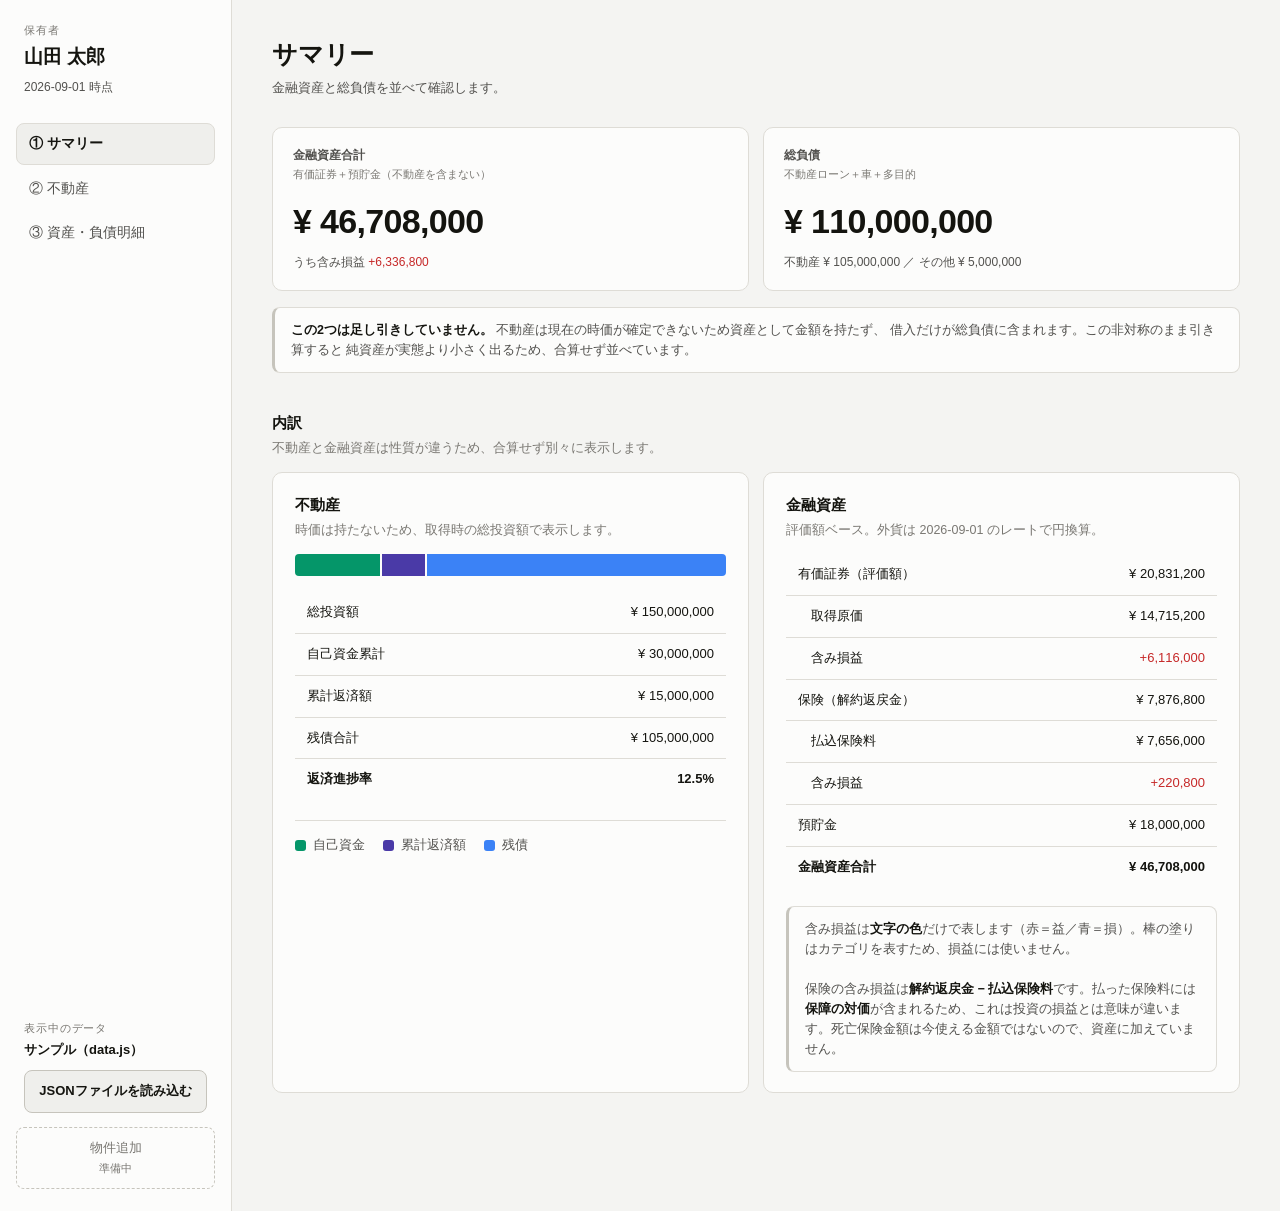
<file: mock/index.html>
<!DOCTYPE html>
<html lang="ja">
<head>
<meta charset="utf-8">
<meta name="viewport" content="width=device-width, initial-scale=1">
<title>① サマリー — 資産可視化ダッシュボード</title>
<link rel="stylesheet" href="styles.css">
</head>
<body>
<aside class="sidebar" id="sidebar"></aside>
<main>
  <h1>サマリー</h1>
  <p class="page-sub">金融資産と総負債を並べて確認します。</p>

  <section>
    <div class="kpi-row" id="headline"></div>
    <div class="callout">
      <b>この2つは足し引きしていません。</b>
      不動産は現在の時価が確定できないため資産として金額を持たず、
      借入だけが総負債に含まれます。この非対称のまま引き算すると
      純資産が実態より小さく出るため、合算せず並べています。
    </div>
  </section>

  <section>
    <h2>内訳</h2>
    <p class="sec-note">不動産と金融資産は性質が違うため、合算せず別々に表示します。</p>
    <div class="kpi-row" style="grid-template-columns:repeat(auto-fit,minmax(330px,1fr))">
      <div class="card" id="block-re"></div>
      <div class="card" id="block-fin"></div>
    </div>
  </section>
</main>

<script src="data.js"></script>
<script src="app.js"></script>
<script>
(function () {
  const A = window.APP, D = A.D;
  document.getElementById("sidebar").innerHTML = A.sidebar("index.html");

  document.getElementById("headline").innerHTML =
    '<div class="kpi lg">' +
      '<div class="kpi-label">金融資産合計</div>' +
      '<div class="kpi-scope">有価証券＋預貯金（不動産を含まない）</div>' +
      '<div class="kpi-value num">' + A.yen(A.FINANCIAL_ASSETS) + '</div>' +
      '<div class="kpi-sub">うち含み損益 ' + A.plHTML(A.FIN_PL) + '</div>' +
    '</div>' +
    '<div class="kpi lg">' +
      '<div class="kpi-label">総負債</div>' +
      '<div class="kpi-scope">不動産ローン＋車＋多目的</div>' +
      '<div class="kpi-value num">' + A.yen(A.TOTAL_DEBT) + '</div>' +
      '<div class="kpi-sub">不動産 ' + A.yen(A.RE.balance) +
        ' ／ その他 ' + A.yen(A.OTHER_DEBT) + '</div>' +
    '</div>';

  /* 不動産ブロック */
  document.getElementById("block-re").innerHTML =
    '<h2>不動産</h2>' +
    '<p class="sec-note">時価は持たないため、取得時の総投資額で表示します。</p>' +
    A.stackedBar([
      { cls: "seg-equity", value: A.RE.ownFunds,         label: "自己資金" },
      { cls: "seg-repaid", value: A.RE.cumulativeRepaid, label: "累計返済額" },
      { cls: "seg-debt",   value: A.RE.balance,          label: "残債" }
    ]) +
    '<table style="margin-top:16px">' +
      '<tr><td>総投資額</td><td class="n num">' + A.yen(A.RE.totalInvestment) + '</td></tr>' +
      '<tr><td>自己資金累計</td><td class="n num">' + A.yen(A.RE.ownFunds) + '</td></tr>' +
      '<tr><td>累計返済額</td><td class="n num">' + A.yen(A.RE.cumulativeRepaid) + '</td></tr>' +
      '<tr><td>残債合計</td><td class="n num">' + A.yen(A.RE.balance) + '</td></tr>' +
      '<tr class="total-row"><td>返済進捗率</td><td class="n num">' +
        A.pct(A.RE.cumulativeRepaid, A.RE.principal) + '</td></tr>' +
    '</table>' +
    '<div class="legend">' +
      '<span><i class="swatch" style="background:var(--cat-equity)"></i>自己資金</span>' +
      '<span><i class="swatch" style="background:var(--cat-repaid)"></i>累計返済額</span>' +
      '<span><i class="swatch" style="background:var(--cat-debt)"></i>残債</span>' +
    '</div>';

  /* 金融資産ブロック */
  document.getElementById("block-fin").innerHTML =
    '<h2>金融資産</h2>' +
    '<p class="sec-note">評価額ベース。外貨は ' + A.D.asOf + ' のレートで円換算。</p>' +
    '<table>' +
      '<tr><td>有価証券（評価額）</td><td class="n num">' + A.yen(A.SEC_VALUE) + '</td></tr>' +
      '<tr><td>　取得原価</td><td class="n num">' + A.yen(A.SEC_COST) + '</td></tr>' +
      '<tr><td>　含み損益</td><td class="n">' + A.plHTML(A.SEC_PL) + '</td></tr>' +
      (A.INS.length
        ? '<tr><td>保険（解約返戻金）</td><td class="n num">' + A.yen(A.INS_VALUE) + '</td></tr>' +
          '<tr><td>　払込保険料</td><td class="n num">' + A.yen(A.INS_COST) + '</td></tr>' +
          '<tr><td>　含み損益</td><td class="n">' + A.plHTML(A.INS_PL) + '</td></tr>'
        : '') +
      '<tr><td>預貯金</td><td class="n num">' + A.yen(A.DEPOSITS) + '</td></tr>' +
      '<tr class="total-row"><td>金融資産合計</td><td class="n num">' +
        A.yen(A.FINANCIAL_ASSETS) + '</td></tr>' +
    '</table>' +
    '<div class="callout" style="margin-top:18px">' +
      '含み損益は<b>文字の色</b>だけで表します（赤＝益／青＝損）。' +
      '棒の塗りはカテゴリを表すため、損益には使いません。' +
      (A.INS.length
        ? '<br><br>保険の含み損益は<b>解約返戻金 − 払込保険料</b>です。' +
          '払った保険料には<b>保障の対価</b>が含まれるため、' +
          'これは投資の損益とは意味が違います。' +
          '死亡保険金額は今使える金額ではないので、資産に加えていません。'
        : '') +
    '</div>';

  A.initTooltip();
})();
</script>
</body>
</html>
</file>
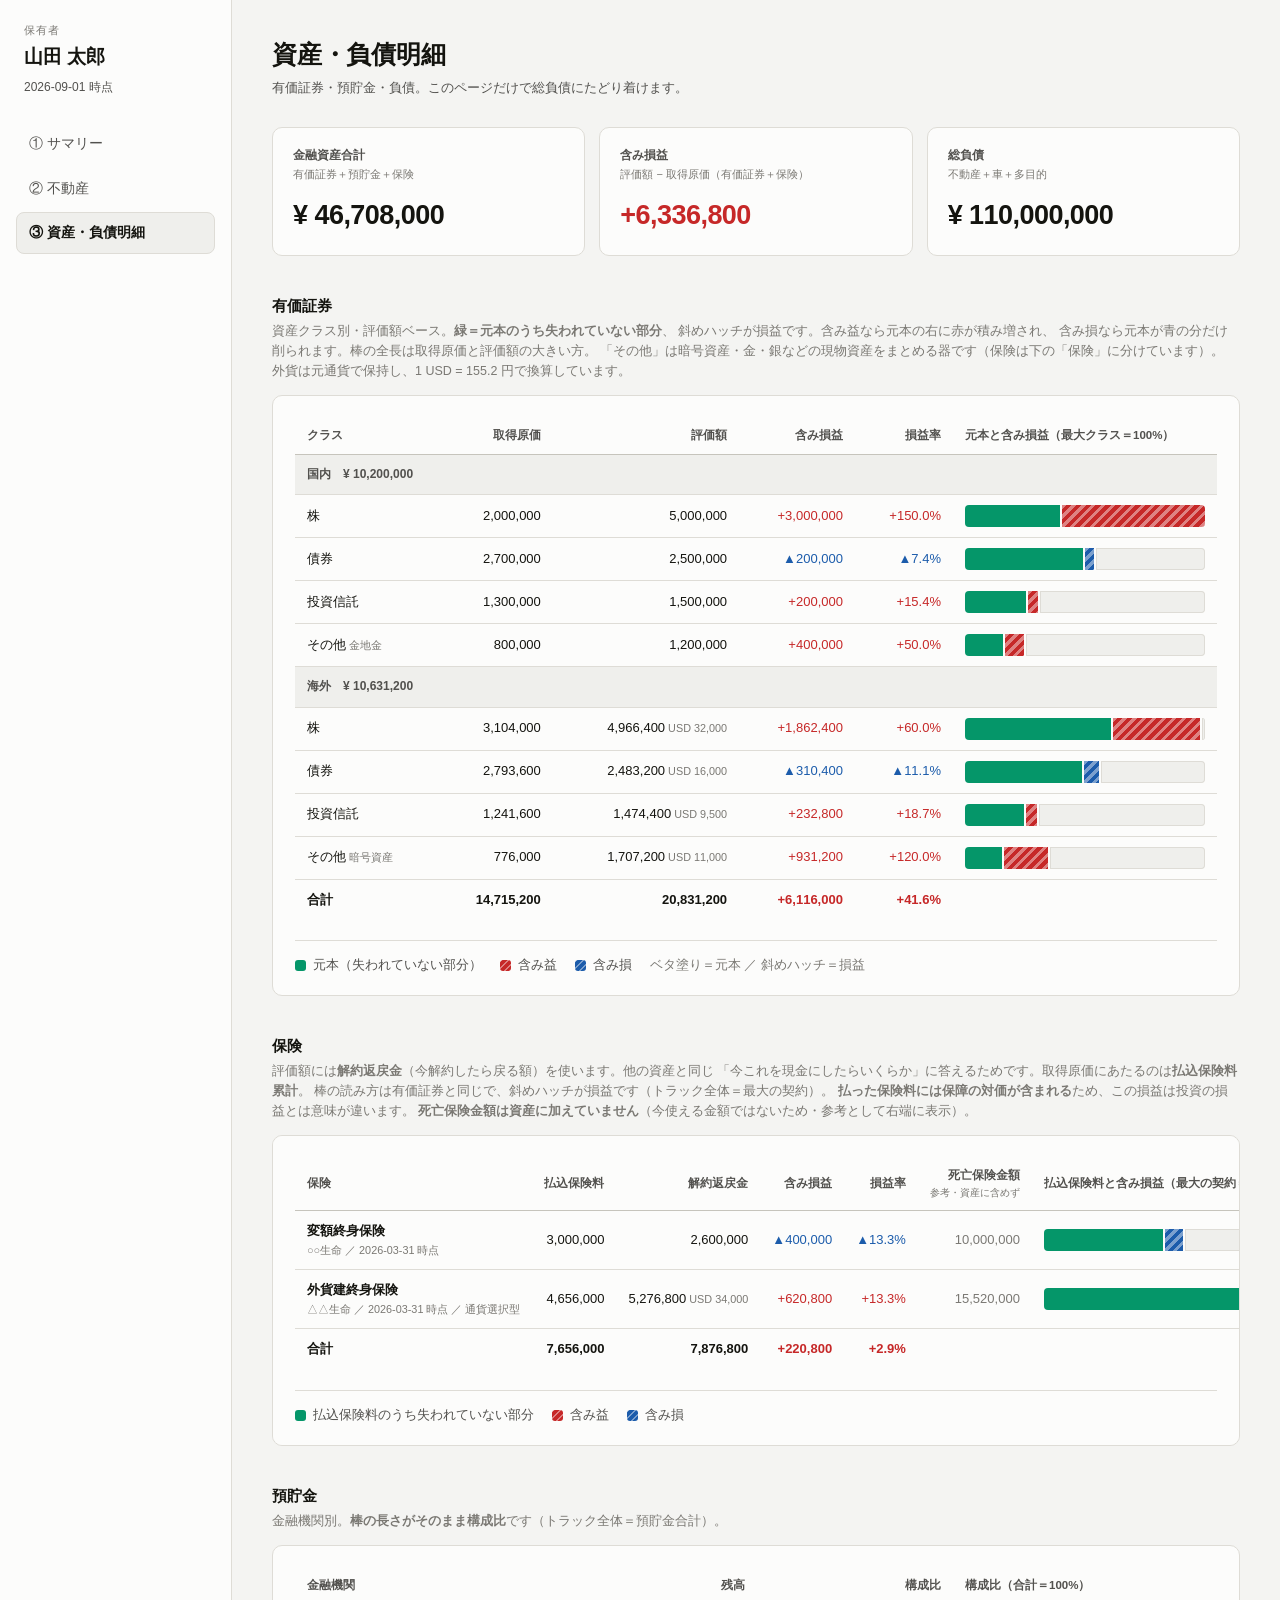
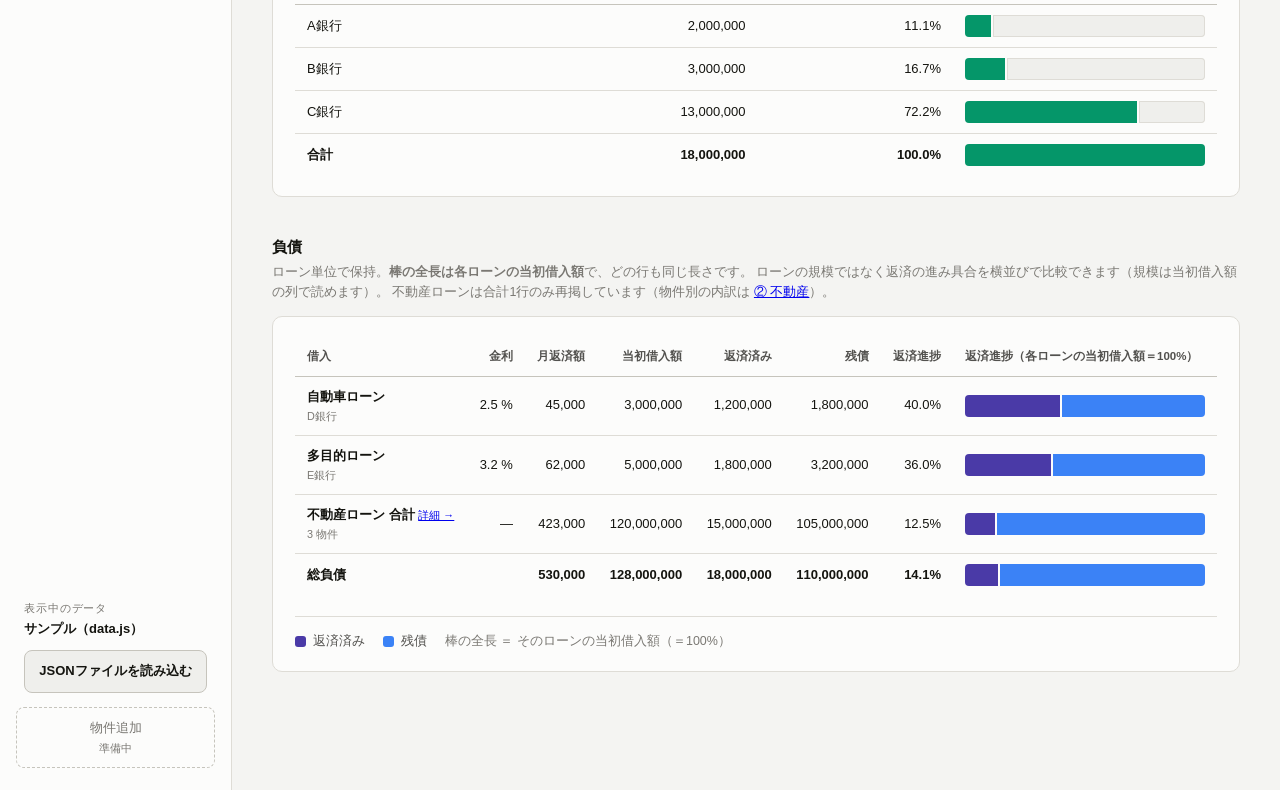
<file: mock/accounts.html>
<!DOCTYPE html>
<html lang="ja">
<head>
<meta charset="utf-8">
<meta name="viewport" content="width=device-width, initial-scale=1">
<title>③ 資産・負債明細 — 資産可視化ダッシュボード</title>
<link rel="stylesheet" href="styles.css">
</head>
<body>
<aside class="sidebar" id="sidebar"></aside>
<main>
  <h1>資産・負債明細</h1>
  <p class="page-sub">有価証券・預貯金・負債。このページだけで総負債にたどり着けます。</p>

  <section>
    <div class="kpi-row" id="kpis"></div>
  </section>

  <section>
    <h2>有価証券</h2>
    <p class="sec-note">
      資産クラス別・評価額ベース。<b>緑＝元本のうち失われていない部分</b>、
      斜めハッチが損益です。含み益なら元本の右に赤が積み増され、
      含み損なら元本が青の分だけ削られます。棒の全長は取得原価と評価額の大きい方。
      「その他」は暗号資産・金・銀などの現物資産をまとめる器です（保険は下の「保険」に分けています）。
      外貨は元通貨で保持し、1&nbsp;USD&nbsp;=&nbsp;<span id="rate" class="num"></span>&nbsp;円で換算しています。
    </p>
    <div class="card table-wrap">
      <table id="sec"></table>
      <div class="legend">
        <span><i class="swatch" style="background:var(--cat-equity)"></i>元本（失われていない部分）</span>
        <span><i class="swatch swatch-gain"></i>含み益</span>
        <span><i class="swatch swatch-loss"></i>含み損</span>
        <span style="color:var(--text-muted)">ベタ塗り＝元本 ／ 斜めハッチ＝損益</span>
      </div>
    </div>
  </section>

  <section id="sec-insurance" hidden>
    <h2>保険</h2>
    <p class="sec-note">
      評価額には<b>解約返戻金</b>（今解約したら戻る額）を使います。他の資産と同じ
      「今これを現金にしたらいくらか」に答えるためです。取得原価にあたるのは<b>払込保険料累計</b>。
      棒の読み方は有価証券と同じで、斜めハッチが損益です（トラック全体＝最大の契約）。
      <b>払った保険料には保障の対価が含まれる</b>ため、この損益は投資の損益とは意味が違います。
      <b>死亡保険金額は資産に加えていません</b>（今使える金額ではないため・参考として右端に表示）。
    </p>
    <div class="card table-wrap">
      <table id="ins"></table>
      <div class="legend">
        <span><i class="swatch" style="background:var(--cat-equity)"></i>払込保険料のうち失われていない部分</span>
        <span><i class="swatch swatch-gain"></i>含み益</span>
        <span><i class="swatch swatch-loss"></i>含み損</span>
      </div>
    </div>
  </section>

  <section>
    <h2>預貯金</h2>
    <p class="sec-note">
      金融機関別。<b>棒の長さがそのまま構成比</b>です（トラック全体＝預貯金合計）。
    </p>
    <div class="card table-wrap">
      <table id="dep"></table>
    </div>
  </section>

  <section>
    <h2>負債</h2>
    <p class="sec-note">
      ローン単位で保持。<b>棒の全長は各ローンの当初借入額</b>で、どの行も同じ長さです。
      ローンの規模ではなく返済の進み具合を横並びで比較できます（規模は当初借入額の列で読めます）。
      不動産ローンは合計1行のみ再掲しています（物件別の内訳は
      <a href="realestate.html">② 不動産</a>）。
    </p>
    <div class="card table-wrap">
      <table id="debt"></table>
      <div class="legend">
        <span><i class="swatch" style="background:var(--cat-repaid)"></i>返済済み</span>
        <span><i class="swatch" style="background:var(--cat-debt)"></i>残債</span>
        <span style="color:var(--text-muted)">棒の全長 ＝ そのローンの当初借入額（＝100%）</span>
      </div>
    </div>
  </section>
</main>

<script src="data.js"></script>
<script src="app.js"></script>
<script>
(function () {
  const A = window.APP, D = A.D;
  document.getElementById("sidebar").innerHTML = A.sidebar("accounts.html");
  document.getElementById("rate").textContent = D.rates.USD;

  document.getElementById("kpis").innerHTML =
    '<div class="kpi"><div class="kpi-label">金融資産合計</div>' +
      '<div class="kpi-scope">有価証券＋預貯金' + (A.INS.length ? '＋保険' : '') + '</div>' +
      '<div class="kpi-value num">' + A.yen(A.FINANCIAL_ASSETS) + '</div></div>' +
    '<div class="kpi"><div class="kpi-label">含み損益</div>' +
      '<div class="kpi-scope">評価額 − 取得原価' + (A.INS.length ? '（有価証券＋保険）' : '') + '</div>' +
      '<div class="kpi-value">' + A.plHTML(A.FIN_PL) + '</div></div>' +
    '<div class="kpi"><div class="kpi-label">総負債</div>' +
      '<div class="kpi-scope">不動産＋車＋多目的</div>' +
      '<div class="kpi-value num">' + A.yen(A.TOTAL_DEBT) + '</div></div>';

  /* ================= 有価証券 =================
     国内・海外とも 株 / 債券 / 投資信託 / その他 の4行を常に表示する。
     棒は「最大クラス」を基準にスケールし、クラス間の大小を比較できるようにする。 */
  const CLASSES = ["株", "債券", "投資信託", "その他"];
  const REGION  = { domestic: "国内", overseas: "海外" };
  const find = (r, c) => A.SEC.find(s => s.region === r && s.assetClass === c);
  const secMax = Math.max.apply(null, A.SEC.map(s => Math.max(s.valueJPY, s.costJPY)));

  let secBody = "";
  Object.keys(REGION).forEach(region => {
    const rows = A.SEC.filter(s => s.region === region);
    secBody += '<tr class="group-row"><td colspan="6">' + REGION[region] +
               '　<span class="num">' + A.yen(A.sum(rows, s => s.valueJPY)) + '</span></td></tr>';
    secBody += CLASSES.map(cls => {
      const s = find(region, cls);
      const name = cls + (s && s.note ? '<small style="color:var(--text-muted)"> ' + s.note + '</small>' : "");
      if (!s) {
        return '<tr><td>' + name + '</td>' +
          '<td class="n">—</td><td class="n">—</td><td class="n">—</td><td class="n">—</td>' +
          '<td>' + A.plBar(0, 0, secMax, "") + '</td></tr>';
      }
      const native = s.currency === "JPY" ? "" :
        '<small style="color:var(--text-muted)"> ' + s.currency + " " + A.plain(s.marketValue) + "</small>";
      return '<tr>' +
        '<td>' + name + '</td>' +
        '<td class="n num">' + A.plain(s.costJPY) + '</td>' +
        '<td class="n num">' + A.plain(s.valueJPY) + native + '</td>' +
        '<td class="n">' + A.plHTML(s.plJPY) + '</td>' +
        '<td class="n">' + A.plPctHTML(s.plJPY, s.costJPY) + '</td>' +
        '<td>' + A.plBar(s.costJPY, s.valueJPY, secMax,
            REGION[region] + " " + cls) + '</td>' +
      '</tr>';
    }).join("");
  });
  document.getElementById("sec").innerHTML =
    '<thead><tr><th>クラス</th><th class="n">取得原価</th><th class="n">評価額</th>' +
    '<th class="n">含み損益</th><th class="n">損益率</th>' +
    '<th class="bar-col">元本と含み損益（最大クラス＝100%）</th></tr></thead>' +
    '<tbody>' + secBody +
    '<tr class="total-row"><td>合計</td>' +
      '<td class="n num">' + A.plain(A.SEC_COST) + '</td>' +
      '<td class="n num">' + A.plain(A.SEC_VALUE) + '</td>' +
      '<td class="n">' + A.plHTML(A.SEC_PL) + '</td>' +
      '<td class="n">' + A.plPctHTML(A.SEC_PL, A.SEC_COST) + '</td>' +
      '<td></td></tr></tbody>';

  /* ================= 保険 =================
     棒は有価証券と同じ plBar（ベタ塗り＝元本 / 斜めハッチ＝損益）。
     契約が無いときはセクションごと隠す。 */
  if (A.INS.length) {
    document.getElementById("sec-insurance").hidden = false;
    const insMax = Math.max.apply(null, A.INS.map(x => Math.max(x.valueJPY, x.costJPY)));
    const hasDeath = A.INS.some(x => x.deathBenefit);
    document.getElementById("ins").innerHTML =
      '<thead><tr><th>保険</th><th class="n">払込保険料</th><th class="n">解約返戻金</th>' +
      '<th class="n">含み損益</th><th class="n">損益率</th>' +
      (hasDeath ? '<th class="n">死亡保険金額<small style="display:block;font-weight:400;color:var(--text-muted)">参考・資産に含めず</small></th>' : '') +
      '<th class="bar-col">払込保険料と含み損益（最大の契約＝100%）</th></tr></thead><tbody>' +
      A.INS.map(x => {
        const sub = [x.insurer, x.valuedAt ? x.valuedAt + " 時点" : null, x.note]
          .filter(Boolean).join(" ／ ");
        const native = x.currency === "JPY" ? "" :
          '<small style="color:var(--text-muted)"> ' + x.currency + " " + A.plain(x.surrenderValue) + "</small>";
        return '<tr><td><b>' + x.name + '</b>' +
          (sub ? '<small style="display:block;font-weight:400;color:var(--text-muted)">' + sub + '</small>' : "") +
          '</td>' +
          '<td class="n num">' + A.plain(x.costJPY) + '</td>' +
          '<td class="n num">' + A.plain(x.valueJPY) + native + '</td>' +
          '<td class="n">' + A.plHTML(x.plJPY) + '</td>' +
          '<td class="n">' + A.plPctHTML(x.plJPY, x.costJPY) + '</td>' +
          (hasDeath ? '<td class="n num" style="color:var(--text-muted)">' +
            (x.deathBenefit ? A.plain(x.deathBenefit * (A.D.rates[x.currency] || 1)) : "—") + '</td>' : '') +
          '<td>' + A.plBar(x.costJPY, x.valueJPY, insMax, x.name) + '</td></tr>';
      }).join("") +
      '<tr class="total-row"><td>合計</td>' +
        '<td class="n num">' + A.plain(A.INS_COST) + '</td>' +
        '<td class="n num">' + A.plain(A.INS_VALUE) + '</td>' +
        '<td class="n">' + A.plHTML(A.INS_PL) + '</td>' +
        '<td class="n">' + A.plPctHTML(A.INS_PL, A.INS_COST) + '</td>' +
        (hasDeath ? '<td></td>' : '') +
        '<td></td></tr></tbody>';
  }

  /* ================= 預貯金 =================
     棒は「預貯金合計」を基準にする。棒の長さと構成比の分母を一致させ、
     同じ行の中に分母が2つある状態を解消する。 */
  document.getElementById("dep").innerHTML =
    '<thead><tr><th>金融機関</th><th class="n">残高</th><th class="n">構成比</th>' +
    '<th class="bar-col">構成比（合計＝100%）</th></tr></thead><tbody>' +
    D.deposits.map(d =>
      '<tr><td>' + d.bank + '</td>' +
      '<td class="n num">' + A.plain(d.amount) + '</td>' +
      '<td class="n num">' + A.pct(d.amount, A.DEPOSITS) + '</td>' +
      '<td>' + A.valueBar(d.amount, A.DEPOSITS,
          d.bank + "<br><b>" + A.yen(d.amount) + "</b><br>全体の " +
          A.pct(d.amount, A.DEPOSITS)) + '</td></tr>'
    ).join("") +
    '<tr class="total-row"><td>合計</td><td class="n num">' + A.plain(A.DEPOSITS) +
      '</td><td class="n num">100.0%</td>' +
      '<td>' + A.valueBar(A.DEPOSITS, A.DEPOSITS, "預貯金合計<br><b>" +
          A.yen(A.DEPOSITS) + "</b>") + '</td></tr></tbody>';

  /* ================= 負債 =================
     棒の全長 = 当初借入額。その内訳が 返済済み / 残債。
     最大ローンを基準にスケールし、ローン間の規模差が見えるようにする。 */
  const debtRows = D.otherLoans.map(l => ({
    name: l.name, lender: l.lender, rate: l.rate.toFixed(1) + " %",
    monthly: l.monthlyRepayment, principal: l.principal,
    repaid: l.principal - l.balance, balance: l.balance, link: null
  }));
  debtRows.push({
    name: "不動産ローン 合計", lender: D.realEstate.length + " 物件", rate: "—",
    monthly: A.sum(D.realEstate, p => p.loan.monthlyRepayment),
    principal: A.RE.principal, repaid: A.RE.cumulativeRepaid, balance: A.RE.balance,
    link: "realestate.html"
  });
  document.getElementById("debt").innerHTML =
    '<thead><tr><th>借入</th><th class="n">金利</th><th class="n">月返済額</th>' +
    '<th class="n">当初借入額</th><th class="n">返済済み</th><th class="n">残債</th>' +
    '<th class="n">返済進捗</th>' +
    '<th class="bar-col">返済進捗（各ローンの当初借入額＝100%）</th></tr></thead><tbody>' +
    debtRows.map(r =>
      '<tr><td><b>' + r.name + '</b>' +
        (r.link ? ' <a href="' + r.link + '" style="font-size:11px">詳細 →</a>' : "") +
        '<small style="display:block;font-weight:400;color:var(--text-muted)">' + r.lender + '</small></td>' +
      '<td class="n num">' + r.rate + '</td>' +
      '<td class="n num">' + A.plain(r.monthly) + '</td>' +
      '<td class="n num">' + A.plain(r.principal) + '</td>' +
      '<td class="n num">' + A.plain(r.repaid) + '</td>' +
      '<td class="n num">' + A.plain(r.balance) + '</td>' +
      '<td class="n num">' + A.pct(r.repaid, r.principal) + '</td>' +
      '<td>' + A.stackedBar([
        { cls: "seg-repaid", value: r.repaid,  label: r.name + " 返済済み" },
        { cls: "seg-debt",   value: r.balance, label: r.name + " 残債" }
      ], r.principal) + '</td></tr>'
    ).join("") +
    '<tr class="total-row"><td>総負債</td><td></td>' +
      '<td class="n num">' + A.plain(A.sum(debtRows, r => r.monthly)) + '</td>' +
      '<td class="n num">' + A.plain(A.sum(debtRows, r => r.principal)) + '</td>' +
      '<td class="n num">' + A.plain(A.sum(debtRows, r => r.repaid)) + '</td>' +
      '<td class="n num">' + A.plain(A.TOTAL_DEBT) + '</td>' +
      '<td class="n num">' + A.pct(A.sum(debtRows, r => r.repaid), A.sum(debtRows, r => r.principal)) + '</td>' +
      '<td>' + A.stackedBar([
        { cls: "seg-repaid", value: A.sum(debtRows, r => r.repaid),  label: "全ローン 返済済み" },
        { cls: "seg-debt",   value: A.TOTAL_DEBT,                    label: "全ローン 残債" }
      ], A.sum(debtRows, r => r.principal)) + '</td></tr></tbody>';

  A.initTooltip();
})();
</script>
</body>
</html>
</file>
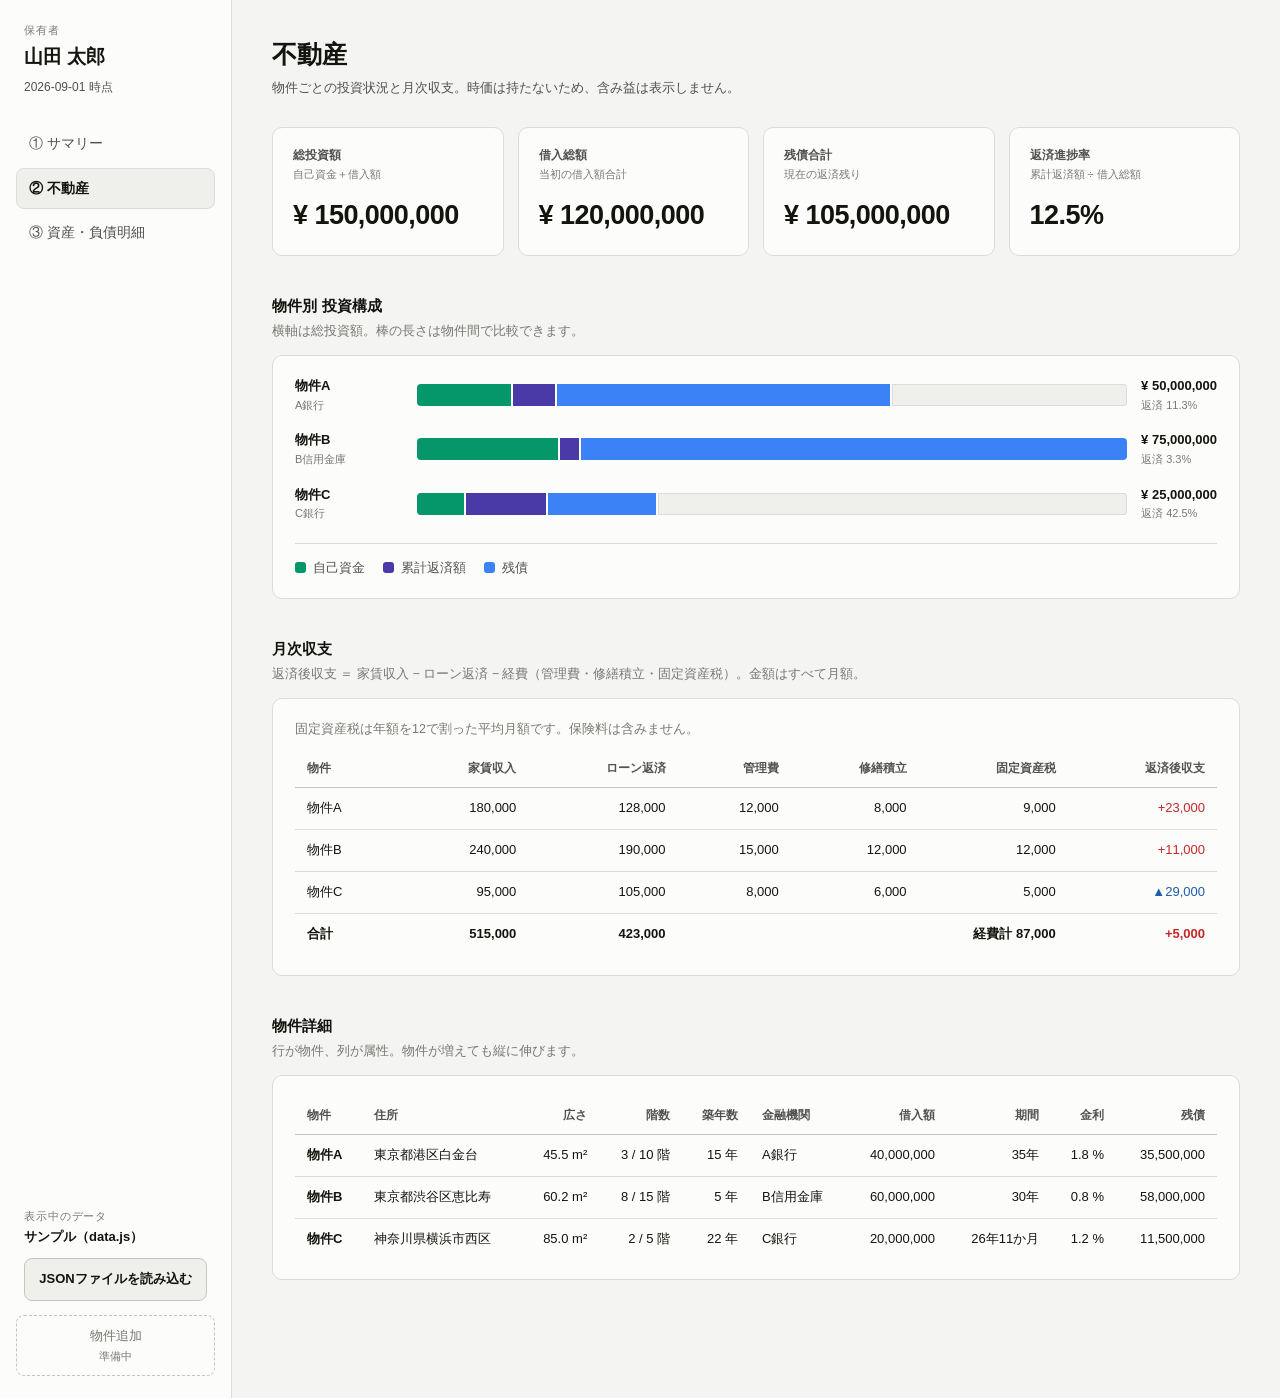
<file: mock/realestate.html>
<!DOCTYPE html>
<html lang="ja">
<head>
<meta charset="utf-8">
<meta name="viewport" content="width=device-width, initial-scale=1">
<title>② 不動産 — 資産可視化ダッシュボード</title>
<link rel="stylesheet" href="styles.css">
</head>
<body>
<aside class="sidebar" id="sidebar"></aside>
<main>
  <h1>不動産</h1>
  <p class="page-sub">物件ごとの投資状況と月次収支。時価は持たないため、含み益は表示しません。</p>

  <section>
    <div class="kpi-row" id="kpis"></div>
  </section>

  <section>
    <h2>物件別 投資構成</h2>
    <p class="sec-note">横軸は総投資額。棒の長さは物件間で比較できます。</p>
    <div class="card">
      <div class="bars" id="bars"></div>
      <div class="legend">
        <span><i class="swatch" style="background:var(--cat-equity)"></i>自己資金</span>
        <span><i class="swatch" style="background:var(--cat-repaid)"></i>累計返済額</span>
        <span><i class="swatch" style="background:var(--cat-debt)"></i>残債</span>
      </div>
    </div>
  </section>

  <section>
    <h2>月次収支</h2>
    <p class="sec-note">返済後収支 ＝ 家賃収入 − ローン返済 − 経費（管理費・修繕積立・固定資産税）。金額はすべて月額。</p>
    <div class="card table-wrap">
      <table id="cf">
        <caption>固定資産税は年額を12で割った平均月額です。保険料は含みません。</caption>
      </table>
    </div>
  </section>

  <section>
    <h2>物件詳細</h2>
    <p class="sec-note">行が物件、列が属性。物件が増えても縦に伸びます。</p>
    <div class="card table-wrap">
      <table id="detail"></table>
    </div>
  </section>
</main>

<script src="data.js"></script>
<script src="app.js"></script>
<script>
(function () {
  const A = window.APP, D = A.D;
  document.getElementById("sidebar").innerHTML = A.sidebar("realestate.html");

  /* KPI */
  document.getElementById("kpis").innerHTML =
    [["総投資額", A.yen(A.RE.totalInvestment), "自己資金＋借入額"],
     ["借入総額", A.yen(A.RE.principal),       "当初の借入額合計"],
     ["残債合計", A.yen(A.RE.balance),         "現在の返済残り"],
     ["返済進捗率", A.pct(A.RE.cumulativeRepaid, A.RE.principal), "累計返済額 ÷ 借入総額"]
    ].map(([l, v, s]) =>
      '<div class="kpi"><div class="kpi-label">' + l + '</div>' +
      '<div class="kpi-scope">' + s + '</div>' +
      '<div class="kpi-value num">' + v + '</div></div>'
    ).join("");

  /* 積み上げ横棒（全物件で同じスケール = 最大の総投資額） */
  const maxInv = Math.max.apply(null, D.realEstate.map(p => p.totalInvestment));
  document.getElementById("bars").innerHTML = D.realEstate.map(p =>
    '<div class="bar-row">' +
      '<div class="bar-name">' + p.name + '<small>' + p.loan.lender + '</small></div>' +
      A.stackedBar([
        { cls: "seg-equity", value: p.ownFunds,              label: p.name + " 自己資金" },
        { cls: "seg-repaid", value: p.loan.cumulativeRepaid, label: p.name + " 累計返済額" },
        { cls: "seg-debt",   value: p.loan.balance,          label: p.name + " 残債" }
      ], maxInv) +
      '<div class="bar-total num">' + A.yen(p.totalInvestment) +
        '<small>返済 ' + A.pct(p.loan.cumulativeRepaid, p.loan.principal) + '</small></div>' +
    '</div>'
  ).join("");

  /* 月次収支テーブル */
  const cfRows = D.realEstate.map(p => {
    const c = A.cashflow(p);
    return '<tr><td>' + p.name + '</td>' +
      '<td class="n num">' + A.plain(c.rentIncome) + '</td>' +
      '<td class="n num">' + A.plain(c.repayment) + '</td>' +
      '<td class="n num">' + A.plain(c.managementFee) + '</td>' +
      '<td class="n num">' + A.plain(c.repairReserve) + '</td>' +
      '<td class="n num">' + A.plain(c.propertyTax) + '</td>' +
      '<td class="n">' + A.plHTML(c.net) + '</td></tr>';
  }).join("");
  document.getElementById("cf").innerHTML +=
    '<thead><tr><th>物件</th><th class="n">家賃収入</th><th class="n">ローン返済</th>' +
    '<th class="n">管理費</th><th class="n">修繕積立</th><th class="n">固定資産税</th>' +
    '<th class="n">返済後収支</th></tr></thead><tbody>' + cfRows +
    '<tr class="total-row"><td>合計</td>' +
      '<td class="n num">' + A.plain(A.CF_TOTAL.rentIncome) + '</td>' +
      '<td class="n num">' + A.plain(A.CF_TOTAL.repayment) + '</td>' +
      '<td class="n num" colspan="3" style="text-align:right">経費計 ' + A.plain(A.CF_TOTAL.expenses) + '</td>' +
      '<td class="n">' + A.plHTML(A.CF_TOTAL.net) + '</td></tr></tbody>';

  /* 物件詳細（行＝物件、列＝属性） */
  const cols = [
    ["住所",     p => p.address || "—"],
    ["広さ",     p => p.areaSqm.toFixed(1) + " m²", 1],
    ["階数",     p => p.floor || "—", 1],
    ["築年数",   p => p.ageYears + " 年", 1],
    ["金融機関", p => p.loan.lender],
    ["借入額",   p => A.plain(p.loan.principal), 1],
    ["期間",     p => A.fmtTerm(p.loan.termMonths), 1],
    ["金利",     p => p.loan.rate.toFixed(1) + " %", 1],
    ["残債",     p => A.plain(p.loan.balance), 1]
  ];
  document.getElementById("detail").innerHTML =
    '<thead><tr><th>物件</th>' +
      cols.map(c => '<th' + (c[2] ? ' class="n"' : '') + '>' + c[0] + '</th>').join("") +
    '</tr></thead><tbody>' +
    D.realEstate.map(p =>
      '<tr><td><b>' + p.name + '</b></td>' +
      cols.map(c => '<td' + (c[2] ? ' class="n num"' : '') + '>' + c[1](p) + '</td>').join("") +
      '</tr>'
    ).join("") + '</tbody>';

  A.initTooltip();
})();
</script>
</body>
</html>
</file>
<file: mock/styles.css>
/* ============================================================
   資産可視化ダッシュボード — 共通スタイル
   色ルール（確定仕様 Q31 / Q34）:
     面（棒の塗り）= カテゴリ色のみ。損益は塗らない。
     文字         = 損益色。日本式（赤=含み益 / 青=含み損）。
   カテゴリ色の意味は3ページ共通:
     緑 = 自分の持ち分（自己資金・有価証券評価額・預金残高）
     紫 = 返済済み（借入のうち返し終わった分）
     青 = 負債（残債）
   ============================================================ */

:root {
  color-scheme: light;

  --surface-page:      #f4f4f2;
  --surface-1:         #fcfcfb;
  --surface-2:         #efefec;
  --border:            #dedcd6;
  --border-strong:     #c6c4bc;

  --text-primary:      #14140f;
  --text-secondary:    #52514e;
  --text-muted:        #7a7873;

  /* カテゴリ色（面にのみ使用） */
  --cat-equity:        #059669;  /* 自分の持ち分 */
  --cat-repaid:        #4a3aa7;  /* 返済済み */
  --cat-debt:          #3b82f6;  /* 負債・残債 */

  /* 損益色 — 日本式（赤=益 / 青=損）。文字とハッチ塗りの両方で使う */
  --pl-gain:           #c62828;  /* 含み益 = 赤（文字） */
  --pl-loss:           #1c5cab;  /* 含み損 = 青（文字） */
  --pl-gain-fill:      #c62828;  /* 含み益 = 赤（面・ハッチ） */
  --pl-loss-fill:      #1c5cab;  /* 含み損 = 青（面・ハッチ） */

  --focus:             #2a78d6;
  --radius:            10px;
  --bar-h:             22px;
}

@media (prefers-color-scheme: dark) {
  :root:where(:not([data-theme="light"])) {
    color-scheme: dark;
    --surface-page:    #121211;
    --surface-1:       #1a1a19;
    --surface-2:       #232322;
    --border:          #33332f;
    --border-strong:   #4a4a45;

    --text-primary:    #f6f6f2;
    --text-secondary:  #c3c2b7;
    --text-muted:      #94938b;

    --cat-equity:      #0ea472;
    --cat-repaid:      #9085e9;
    --cat-debt:        #2b6fc0;

    --pl-gain:         #f87171;
    --pl-loss:         #6da7ec;
    --pl-gain-fill:    #d64545;
    --pl-loss-fill:    #4d97ee;

    --focus:           #5598e7;
  }
}

* { box-sizing: border-box; }

body {
  margin: 0;
  background: var(--surface-page);
  color: var(--text-primary);
  font-family: "Hiragino Sans", "Hiragino Kaku Gothic ProN", "Yu Gothic",
               "Noto Sans JP", -apple-system, BlinkMacSystemFont, sans-serif;
  font-size: 14px;
  line-height: 1.6;
  display: flex;
  min-height: 100vh;
}

.num {
  font-variant-numeric: tabular-nums;
  font-feature-settings: "tnum";
}

/* ---------- サイドバー ---------- */
.sidebar {
  width: 232px;
  flex-shrink: 0;
  background: var(--surface-1);
  border-right: 1px solid var(--border);
  padding: 22px 16px;
  display: flex;
  flex-direction: column;
  gap: 26px;
}

.owner {
  padding: 0 8px;
}
.owner-label {
  font-size: 11px;
  color: var(--text-muted);
  letter-spacing: .08em;
}
.owner-name {
  font-size: 19px;
  font-weight: 700;
  margin-top: 2px;
}
.owner-asof {
  font-size: 12px;
  color: var(--text-secondary);
  margin-top: 6px;
}

.nav { display: flex; flex-direction: column; gap: 3px; }
.nav a {
  display: block;
  padding: 9px 12px;
  border-radius: 8px;
  color: var(--text-secondary);
  text-decoration: none;
  font-size: 13.5px;
  font-weight: 500;
  border: 1px solid transparent;
}
.nav a:hover { background: var(--surface-2); color: var(--text-primary); }
.nav a[aria-current="page"] {
  background: var(--surface-2);
  color: var(--text-primary);
  font-weight: 700;
  border-color: var(--border);
}

.sidebar-foot { margin-top: auto; }
.btn-future {
  width: 100%;
  padding: 10px;
  border-radius: 8px;
  border: 1px dashed var(--border-strong);
  background: transparent;
  color: var(--text-muted);
  font: inherit;
  font-size: 13px;
  cursor: not-allowed;
}
.btn-future small { display: block; font-size: 11px; margin-top: 1px; }

/* ---------- メイン ---------- */
main {
  flex: 1;
  padding: 34px 40px 80px;
  max-width: 1180px;
  min-width: 0;
}

h1 {
  font-size: 25px;
  font-weight: 700;
  margin: 0 0 4px;
  letter-spacing: -.01em;
}
.page-sub { color: var(--text-secondary); font-size: 13px; margin: 0 0 28px; }

section { margin-bottom: 38px; }
h2 {
  font-size: 15px;
  font-weight: 700;
  margin: 0 0 3px;
  letter-spacing: .01em;
}
.sec-note {
  font-size: 12.5px;
  color: var(--text-muted);
  margin: 0 0 14px;
}

.card {
  background: var(--surface-1);
  border: 1px solid var(--border);
  border-radius: var(--radius);
  padding: 20px 22px;
}

/* ---------- KPI ---------- */
.kpi-row {
  display: grid;
  grid-template-columns: repeat(auto-fit, minmax(220px, 1fr));
  gap: 14px;
}
.kpi {
  background: var(--surface-1);
  border: 1px solid var(--border);
  border-radius: var(--radius);
  padding: 18px 20px;
}
.kpi-label { font-size: 12px; color: var(--text-secondary); font-weight: 600; }
.kpi-scope { font-size: 11px; color: var(--text-muted); margin-top: 1px; }
.kpi-value {
  font-size: 27px;
  font-weight: 700;
  margin-top: 10px;
  letter-spacing: -.02em;
}
.kpi.lg .kpi-value { font-size: 34px; }
.kpi-sub { font-size: 12px; color: var(--text-secondary); margin-top: 5px; }

/* 損益テキスト（面には絶対に使わない） */
.gain { color: var(--pl-gain); }
.loss { color: var(--pl-loss); }

/* ---------- 注記 ---------- */
.callout {
  border: 1px solid var(--border);
  border-left: 3px solid var(--border-strong);
  background: var(--surface-1);
  border-radius: 8px;
  padding: 12px 16px;
  font-size: 12.5px;
  color: var(--text-secondary);
  margin: 16px 0 0;
}
.callout b { color: var(--text-primary); }

/* ---------- 積み上げ横棒 ---------- */
.bars { display: flex; flex-direction: column; gap: 16px; }

.bar-row { display: grid; grid-template-columns: 108px 1fr auto; gap: 14px; align-items: center; }
.bar-name { font-size: 13px; font-weight: 600; }
.bar-name small { display: block; font-weight: 400; font-size: 11px; color: var(--text-muted); }

.bar-track { display: flex; gap: 2px; height: var(--bar-h); min-width: 0; position: relative; }
td .bar-track { min-width: 0; }
.seg {
  height: 100%;
  min-width: 3px;
  position: relative;
  cursor: default;
}
.seg:first-child { border-radius: 4px 0 0 4px; }
.seg:last-child  { border-radius: 0 4px 4px 0; }
.seg:only-child  { border-radius: 4px; }

.seg-equity { background: var(--cat-equity); }
.seg-repaid { background: var(--cat-repaid); }
.seg-debt   { background: var(--cat-debt); }
.seg-rest   { background: var(--surface-2); box-shadow: inset 0 0 0 1px var(--border); }

/* 損益セグメント。ベタ塗り＝元本/カテゴリ、斜めハッチ＝損益 という区別。
   色覚多様性でもダークモードでも、形で見分けられるようにするため。 */
.seg-gain, .seg-loss {
  background-image: repeating-linear-gradient(
    135deg,
    rgba(255,255,255,.42) 0 3px,
    rgba(255,255,255,0)   3px 7px
  );
}
.seg-gain { background-color: var(--pl-gain-fill); }
.seg-loss { background-color: var(--pl-loss-fill); }

.swatch-gain, .swatch-loss {
  background-image: repeating-linear-gradient(
    135deg, rgba(255,255,255,.42) 0 2px, rgba(255,255,255,0) 2px 5px);
}
.swatch-gain { background-color: var(--pl-gain-fill); }
.swatch-loss { background-color: var(--pl-loss-fill); }

.bar-total { font-size: 13px; font-weight: 700; white-space: nowrap; }
.bar-total small { display: block; font-weight: 400; color: var(--text-muted); font-size: 11px; }

/* 取得原価の参照マーカー（トラック全体を基準に置く） */
.ref-mark {
  position: absolute;
  top: -4px;
  bottom: -4px;
  width: 2px;
  margin-left: -1px;
  background: var(--text-primary);
  opacity: .8;
}
.ref-mark::after {
  content: "";
  position: absolute;
  inset: -6px -5px;
}

/* ---------- 凡例 ---------- */
.legend {
  display: flex;
  flex-wrap: wrap;
  gap: 18px;
  margin-top: 20px;
  padding-top: 14px;
  border-top: 1px solid var(--border);
  font-size: 12.5px;
  color: var(--text-secondary);
}
.legend span { display: inline-flex; align-items: center; gap: 7px; }
.swatch { width: 11px; height: 11px; border-radius: 3px; flex-shrink: 0; }
.swatch-line { width: 2px; height: 13px; border-radius: 0; background: var(--text-primary); opacity: .8; }
.legend-text { font-weight: 700; font-variant-numeric: tabular-nums; }

/* ---------- テーブル ---------- */
.table-wrap { overflow-x: auto; }
/* 棒はどのテーブルでも最右列・同じ幅。3セクションで縦に揃います。 */
.bar-col { width: 264px; min-width: 264px; }
.table-wrap table:has(.bar-col) { min-width: 900px; }
table { width: 100%; border-collapse: collapse; font-size: 13px; }
caption {
  text-align: left;
  font-size: 12.5px;
  color: var(--text-muted);
  padding-bottom: 10px;
}
th, td {
  padding: 10px 12px;
  border-bottom: 1px solid var(--border);
  text-align: left;
  white-space: nowrap;
}
thead th {
  font-size: 11.5px;
  font-weight: 700;
  color: var(--text-secondary);
  border-bottom: 1px solid var(--border-strong);
}
td.n, th.n { text-align: right; font-variant-numeric: tabular-nums; }
tbody tr:last-child td { border-bottom: none; }
tbody tr:hover { background: var(--surface-2); }
tr.total-row td { font-weight: 700; border-top: 1px solid var(--border-strong); }
.group-row td {
  background: var(--surface-2);
  font-weight: 700;
  font-size: 12px;
  color: var(--text-secondary);
}

/* ---------- ツールチップ ---------- */
#tip {
  position: fixed;
  z-index: 50;
  pointer-events: none;
  background: var(--text-primary);
  color: var(--surface-1);
  border-radius: 7px;
  padding: 7px 10px;
  font-size: 12px;
  line-height: 1.5;
  white-space: nowrap;
  opacity: 0;
  transition: opacity .1s;
  box-shadow: 0 4px 14px rgba(0,0,0,.22);
}
#tip.on { opacity: 1; }
#tip b { font-variant-numeric: tabular-nums; }

/* ---------- レスポンシブ ---------- */
@media (max-width: 860px) {
  body { flex-direction: column; }
  .sidebar {
    width: 100%;
    flex-direction: row;
    align-items: center;
    gap: 18px;
    padding: 14px 18px;
    border-right: none;
    border-bottom: 1px solid var(--border);
    flex-wrap: wrap;
  }
  .nav { flex-direction: row; flex-wrap: wrap; }
  .sidebar-foot { margin-top: 0; }
  .btn-future { width: auto; padding: 8px 14px; }
  main { padding: 24px 18px 60px; }
  .bar-row { grid-template-columns: 1fr; gap: 6px; }
  .bar-total { text-align: right; }
}

/* ---------- JSON 読み込み（サイドバー下部） ---------- */
.data-source { padding: 0 8px 14px; }
.data-source-name {
  font-size: 13px;
  font-weight: 600;
  margin-top: 2px;
  word-break: break-all;
}
.btn-load {
  display: block;
  margin-top: 10px;
  padding: 10px;
  border-radius: 8px;
  border: 1px solid var(--border-strong);
  background: var(--surface-2);
  color: var(--text-primary);
  font-size: 13px;
  font-weight: 600;
  text-align: center;
  cursor: pointer;
}
.btn-load:hover { border-color: var(--focus); }
.btn-load:focus-within { outline: 2px solid var(--focus); outline-offset: 2px; }
.btn-load input {                 /* 見えないがキーボードでは辿れる */
  position: absolute;
  width: 1px; height: 1px;
  opacity: 0;
  overflow: hidden;
  clip: rect(0 0 0 0);
}
.btn-reset {
  display: block;
  width: 100%;
  margin-top: 6px;
  padding: 6px;
  border: none;
  background: transparent;
  color: var(--text-muted);
  font: inherit;
  font-size: 12px;
  text-decoration: underline;
  cursor: pointer;
}
.btn-reset:hover { color: var(--text-primary); }

/* 読み込めなかったときの報告。色ルール（赤＝益／青＝損）と混ざらないよう無彩色で示す */
#load-report {
  position: fixed;
  right: 20px; bottom: 20px;
  width: min(560px, calc(100vw - 40px));
  max-height: 70vh;
  overflow: auto;
  background: var(--surface-1);
  border: 1px solid var(--border-strong);
  border-radius: var(--radius);
  padding: 16px 18px;
  box-shadow: 0 10px 34px rgba(0, 0, 0, .22);
  font-size: 13px;
  line-height: 1.6;
  z-index: 50;
}
#load-report .load-report-head {
  display: flex;
  align-items: center;
  gap: 10px;
  font-size: 14px;
}
#load-report .load-report-close {
  margin-left: auto;
  border: none;
  background: transparent;
  color: var(--text-muted);
  font: inherit;
  font-size: 18px;
  cursor: pointer;
}
#load-report p { margin: 8px 0; color: var(--text-secondary); }
#load-report code { font-size: 12px; background: var(--surface-2); padding: 1px 5px; border-radius: 4px; }
#load-report ol { margin: 6px 0 0; padding-left: 22px; }
#load-report li { margin: 4px 0; }

@media (max-width: 860px) {
  .data-source { padding: 0; }
  .btn-load { display: inline-block; margin-top: 6px; padding: 8px 14px; }
  .btn-reset { display: inline-block; width: auto; margin: 6px 0 0 8px; }
}
</file>
